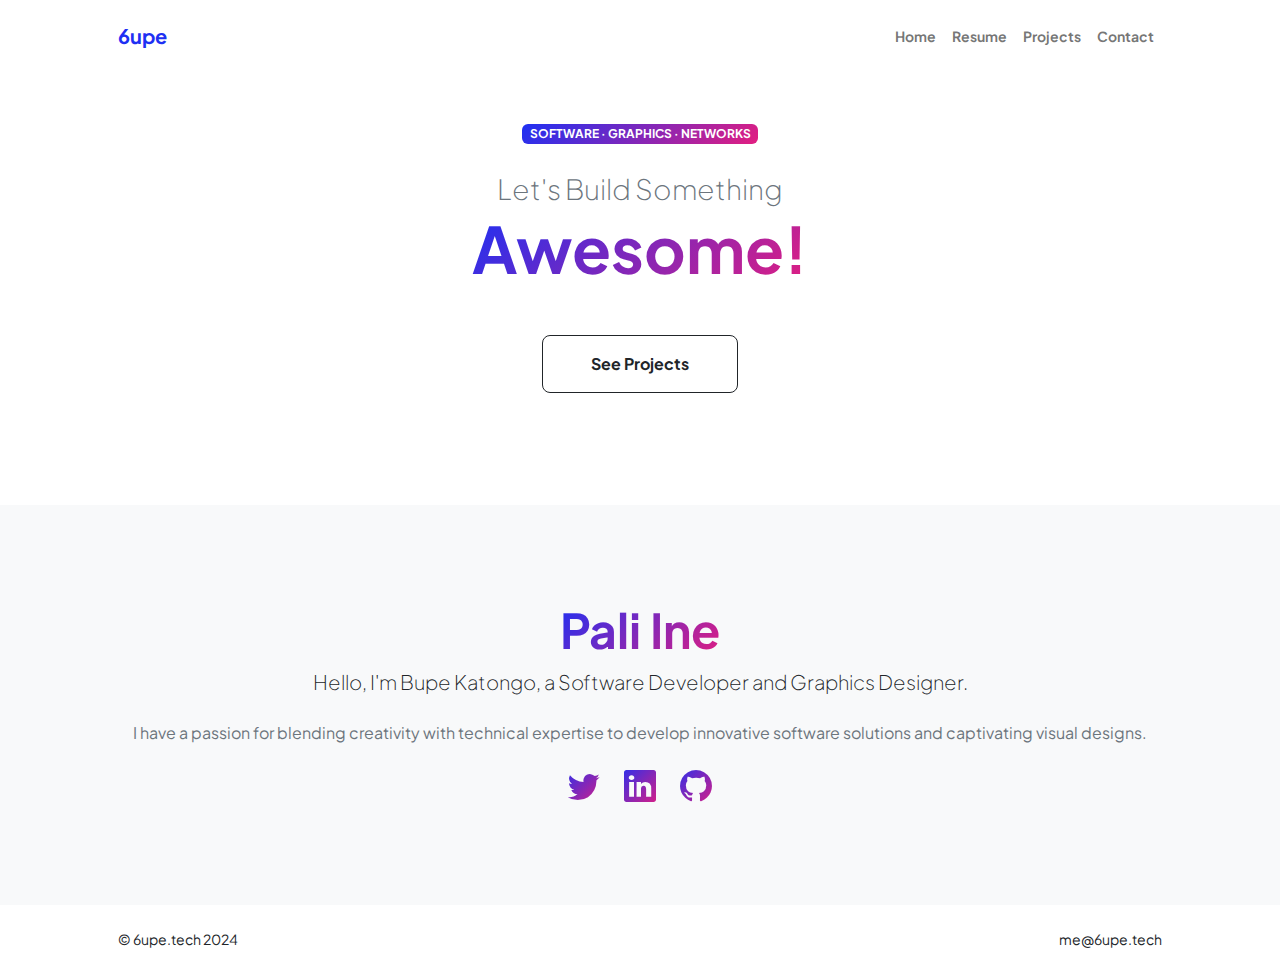
<file: index.html>
<!DOCTYPE html>
<html lang="en">
    <head>
        <meta charset="utf-8" />
        <meta name="viewport" content="width=device-width, initial-scale=1, shrink-to-fit=no" />
        <meta name="description" content="Katongo Bupe - Official Portfolio" />
        <meta name="author" content="" />
        <title>6upe - Official Portfolio</title>
        <!-- Favicon-->
        <link rel="icon" type="image/x-icon" href="assets/favicon.ico" />
        <!-- Custom Google font-->
        <link rel="preconnect" href="https://fonts.googleapis.com" />
        <link rel="preconnect" href="https://fonts.gstatic.com" crossorigin />
        <link href="https://fonts.googleapis.com/css2?family=Plus+Jakarta+Sans:wght@100;200;300;400;500;600;700;800;900&amp;display=swap" rel="stylesheet" />
        <!-- Bootstrap icons-->
        <link href="https://cdn.jsdelivr.net/npm/bootstrap-icons@1.8.1/font/bootstrap-icons.css" rel="stylesheet" />
        <!-- Core theme CSS (includes Bootstrap)-->
        <link href="css/styles.css" rel="stylesheet" />
    </head>
    <body class="d-flex flex-column h-100">
        <main class="flex-shrink-0">
            <!-- Navigation-->
            <nav class="navbar navbar-expand-lg navbar-light bg-white py-3">
                <div class="container px-5">
                    <a class="navbar-brand" href="index.html"><span class="fw-bolder text-primary">6upe</span></a>
                    <button class="navbar-toggler" type="button" data-bs-toggle="collapse" data-bs-target="#navbarSupportedContent" aria-controls="navbarSupportedContent" aria-expanded="false" aria-label="Toggle navigation"><span class="navbar-toggler-icon"></span></button>
                    <div class="collapse navbar-collapse" id="navbarSupportedContent">
                        <ul class="navbar-nav ms-auto mb-2 mb-lg-0 small fw-bolder">
                            <li class="nav-item"><a class="nav-link" href="index.html">Home</a></li>
                            <li class="nav-item"><a class="nav-link" href="#">Resume</a></li>
                            <li class="nav-item"><a class="nav-link" href="#">Projects</a></li>
                            <li class="nav-item"><a class="nav-link" href="#">Contact</a></li>
                        </ul>
                    </div>
                </div>
            </nav>
            <!-- Header-->

            <header class="py-5">
                <div class="container px-5 pb-5">
                    <div class="row gx-5 align-items-center">
                        <div class="col-xxl-5">
                            <!-- Header text content-->
                            <div class="text-center text-xxl-start">
                                <div class="badge bg-gradient-primary-to-secondary text-white mb-4"><div class="text-uppercase">Software &middot; Graphics &middot; Networks</div></div>
                                <div class="fs-3 fw-light text-muted">Let's Build Something</div>
                                <h1 class="display-3 fw-bolder mb-5"><span class="text-gradient d-inline">Awesome!</span></h1> 
                                <div class="d-grid gap-3 d-sm-flex justify-content-sm-center justify-content-xxl-start mb-3">
                                    <a class="btn btn-outline-dark btn-lg px-5 py-3 fs-6 fw-bolder" href="/projects.html">See Projects</a>
                                </div>
                            </div>
                        </div>

                    </div>
                </div>
            </header>
            <!-- About Section-->
            <section class="bg-light py-5">
                <div class="container px-5">
                    <div class="row gx-5 justify-content-center">
                        <div class="col-xxl-8">
                            <div class="text-center my-5">
                                <h2 class="display-5 fw-bolder"><span class="text-gradient d-inline">Pali Ine </span></h2>
                                <p class="lead fw-light mb-4">Hello, I'm Bupe Katongo, a Software Developer and Graphics Designer.</p>
                                <p class="text-muted">I have a passion for blending creativity with technical expertise to develop innovative software solutions and captivating visual designs.</p>
                                <div class="d-flex justify-content-center fs-2 gap-4">
                                    <a class="text-gradient" href="#!"><i class="bi bi-twitter"></i></a>
                                    <a class="text-gradient" href="#!"><i class="bi bi-linkedin"></i></a>
                                    <a class="text-gradient" href="#!"><i class="bi bi-github"></i></a>
                                </div>
                            </div>
                        </div>
                    </div>
                </div>
            </section>
        </main>
        <!-- Footer-->
        <footer class="bg-white py-4 mt-auto">
            <div class="container px-5">
                <div class="row align-items-center justify-content-between flex-column flex-sm-row">
                    <div class="col-auto"><div class="small m-0">&copy; 6upe.tech 2024</div></div>
                    <div class="col-auto"><div class="small m-0">me@6upe.tech</div></div>
                </div>
            </div>
        </footer>
        <!-- Bootstrap core JS-->
        <script src="https://cdn.jsdelivr.net/npm/bootstrap@5.2.3/dist/js/bootstrap.bundle.min.js"></script>
        <!-- Core theme JS-->
        <script src="js/scripts.js"></script>
    </body>
</html>
</file>
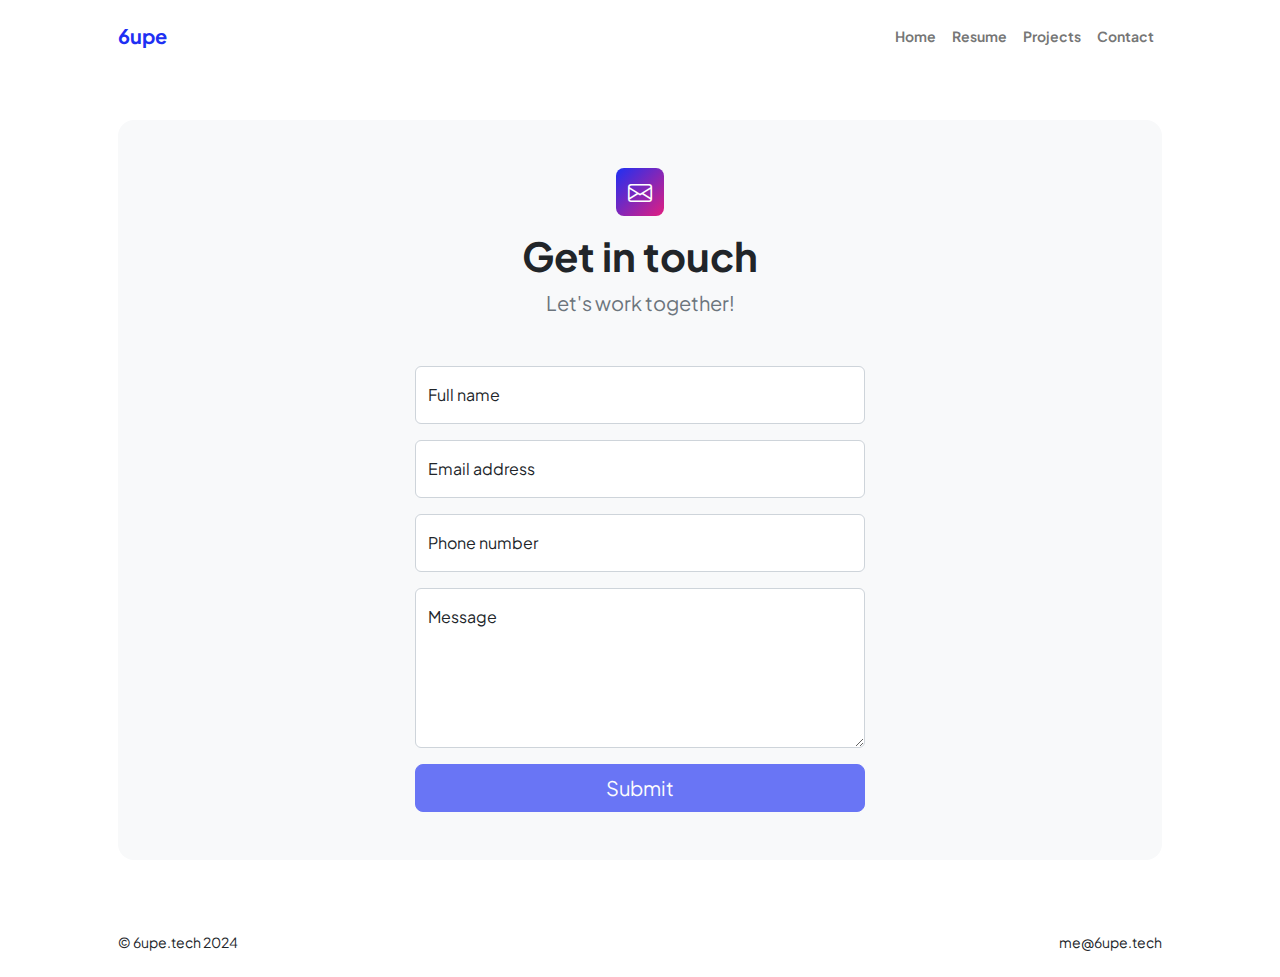
<file: contact.html>
<!DOCTYPE html>
<html lang="en">
    <head>
        <meta charset="utf-8" />
        <meta name="viewport" content="width=device-width, initial-scale=1, shrink-to-fit=no" />
        <meta name="description" content="Katongo Bupe - Official Portfolio" />
        <meta name="author" content="" />
        <title>6upe - Projects</title>
        <!-- Favicon-->
        <link rel="icon" type="image/x-icon" href="assets/favicon.ico" />
        <!-- Custom Google font-->
        <link rel="preconnect" href="https://fonts.googleapis.com" />
        <link rel="preconnect" href="https://fonts.gstatic.com" crossorigin />
        <link href="https://fonts.googleapis.com/css2?family=Plus+Jakarta+Sans:wght@100;200;300;400;500;600;700;800;900&amp;display=swap" rel="stylesheet" />
        <!-- Bootstrap icons-->
        <link href="https://cdn.jsdelivr.net/npm/bootstrap-icons@1.8.1/font/bootstrap-icons.css" rel="stylesheet" />
        <!-- Core theme CSS (includes Bootstrap)-->
        <link href="css/styles.css" rel="stylesheet" />
    </head>
    <body class="d-flex flex-column h-100">
        <main class="flex-shrink-0">
            <!-- Navigation-->
            <nav class="navbar navbar-expand-lg navbar-light bg-white py-3">
                <div class="container px-5">
                    <a class="navbar-brand" href="index.html"><span class="fw-bolder text-primary">6upe</span></a>
                    <button class="navbar-toggler" type="button" data-bs-toggle="collapse" data-bs-target="#navbarSupportedContent" aria-controls="navbarSupportedContent" aria-expanded="false" aria-label="Toggle navigation"><span class="navbar-toggler-icon"></span></button>
                    <div class="collapse navbar-collapse" id="navbarSupportedContent">
                        <ul class="navbar-nav ms-auto mb-2 mb-lg-0 small fw-bolder">
                            <li class="nav-item"><a class="nav-link" href="index.html">Home</a></li>
                            <li class="nav-item"><a class="nav-link" href="#">Resume</a></li>
                            <li class="nav-item"><a class="nav-link" href="#">Projects</a></li>
                            <li class="nav-item"><a class="nav-link" href="#">Contact</a></li>
                        </ul>
                    </div>
                </div>
            </nav>
            <!-- Header-->
            <!-- Page content-->
            <section class="py-5">
                <div class="container px-5">
                    <!-- Contact form-->
                    <div class="bg-light rounded-4 py-5 px-4 px-md-5">
                        <div class="text-center mb-5">
                            <div class="feature bg-primary bg-gradient-primary-to-secondary text-white rounded-3 mb-3"><i class="bi bi-envelope"></i></div>
                            <h1 class="fw-bolder">Get in touch</h1>
                            <p class="lead fw-normal text-muted mb-0">Let's work together!</p>
                        </div>
                        <div class="row gx-5 justify-content-center">
                            <div class="col-lg-8 col-xl-6">
                                <!-- * * * * * * * * * * * * * * *-->
                                <!-- * * SB Forms Contact Form * *-->
                                <!-- * * * * * * * * * * * * * * *-->
                                <!-- This form is pre-integrated with SB Forms.-->
                                <!-- To make this form functional, sign up at-->
                                <!-- https://startbootstrap.com/solution/contact-forms-->
                                <!-- to get an API token!-->
                                <form id="contactForm" data-sb-form-api-token="API_TOKEN">
                                    <!-- Name input-->
                                    <div class="form-floating mb-3">
                                        <input class="form-control" id="name" type="text" placeholder="Enter your name..." data-sb-validations="required" />
                                        <label for="name">Full name</label>
                                        <div class="invalid-feedback" data-sb-feedback="name:required">A name is required.</div>
                                    </div>
                                    <!-- Email address input-->
                                    <div class="form-floating mb-3">
                                        <input class="form-control" id="email" type="email" placeholder="name@example.com" data-sb-validations="required,email" />
                                        <label for="email">Email address</label>
                                        <div class="invalid-feedback" data-sb-feedback="email:required">An email is required.</div>
                                        <div class="invalid-feedback" data-sb-feedback="email:email">Email is not valid.</div>
                                    </div>
                                    <!-- Phone number input-->
                                    <div class="form-floating mb-3">
                                        <input class="form-control" id="phone" type="tel" placeholder="(123) 456-7890" data-sb-validations="required" />
                                        <label for="phone">Phone number</label>
                                        <div class="invalid-feedback" data-sb-feedback="phone:required">A phone number is required.</div>
                                    </div>
                                    <!-- Message input-->
                                    <div class="form-floating mb-3">
                                        <textarea class="form-control" id="message" type="text" placeholder="Enter your message here..." style="height: 10rem" data-sb-validations="required"></textarea>
                                        <label for="message">Message</label>
                                        <div class="invalid-feedback" data-sb-feedback="message:required">A message is required.</div>
                                    </div>
                                    <!-- Submit success message-->
                                    <!---->
                                    <!-- This is what your users will see when the form-->
                                    <!-- has successfully submitted-->
                                    <div class="d-none" id="submitSuccessMessage">
                                        <div class="text-center mb-3">
                                            <div class="fw-bolder">Form submission successful!</div>
                                            To activate this form, sign up at
                                            <br />
                                            <a href="https://startbootstrap.com/solution/contact-forms">https://startbootstrap.com/solution/contact-forms</a>
                                        </div>
                                    </div>
                                    <!-- Submit error message-->
                                    <!---->
                                    <!-- This is what your users will see when there is-->
                                    <!-- an error submitting the form-->
                                    <div class="d-none" id="submitErrorMessage"><div class="text-center text-danger mb-3">Error sending message!</div></div>
                                    <!-- Submit Button-->
                                    <div class="d-grid"><button class="btn btn-primary btn-lg disabled" id="submitButton" type="submit">Submit</button></div>
                                </form>
                            </div>
                        </div>
                    </div>
                </div>
            </section>
        </main>
        <!-- Footer-->
        <footer class="bg-white py-4 mt-auto">
            <div class="container px-5">
                <div class="row align-items-center justify-content-between flex-column flex-sm-row">
                    <div class="col-auto"><div class="small m-0">&copy; 6upe.tech 2024</div></div>
                    <div class="col-auto"><div class="small m-0">me@6upe.tech</div></div>
                </div>
            </div>
        </footer>
        <!-- Bootstrap core JS-->
        <script src="https://cdn.jsdelivr.net/npm/bootstrap@5.2.3/dist/js/bootstrap.bundle.min.js"></script>
        <!-- Core theme JS-->
        <script src="js/scripts.js"></script>
        <!-- * * * * * * * * * * * * * * * * * * * * * * * * * * * * * * * * * * * * * * * *-->
        <!-- * *                               SB Forms JS                               * *-->
        <!-- * * Activate your form at https://startbootstrap.com/solution/contact-forms * *-->
        <!-- * * * * * * * * * * * * * * * * * * * * * * * * * * * * * * * * * * * * * * * *-->
        <script src="https://cdn.startbootstrap.com/sb-forms-latest.js"></script>
    </body>
</html>
</file>
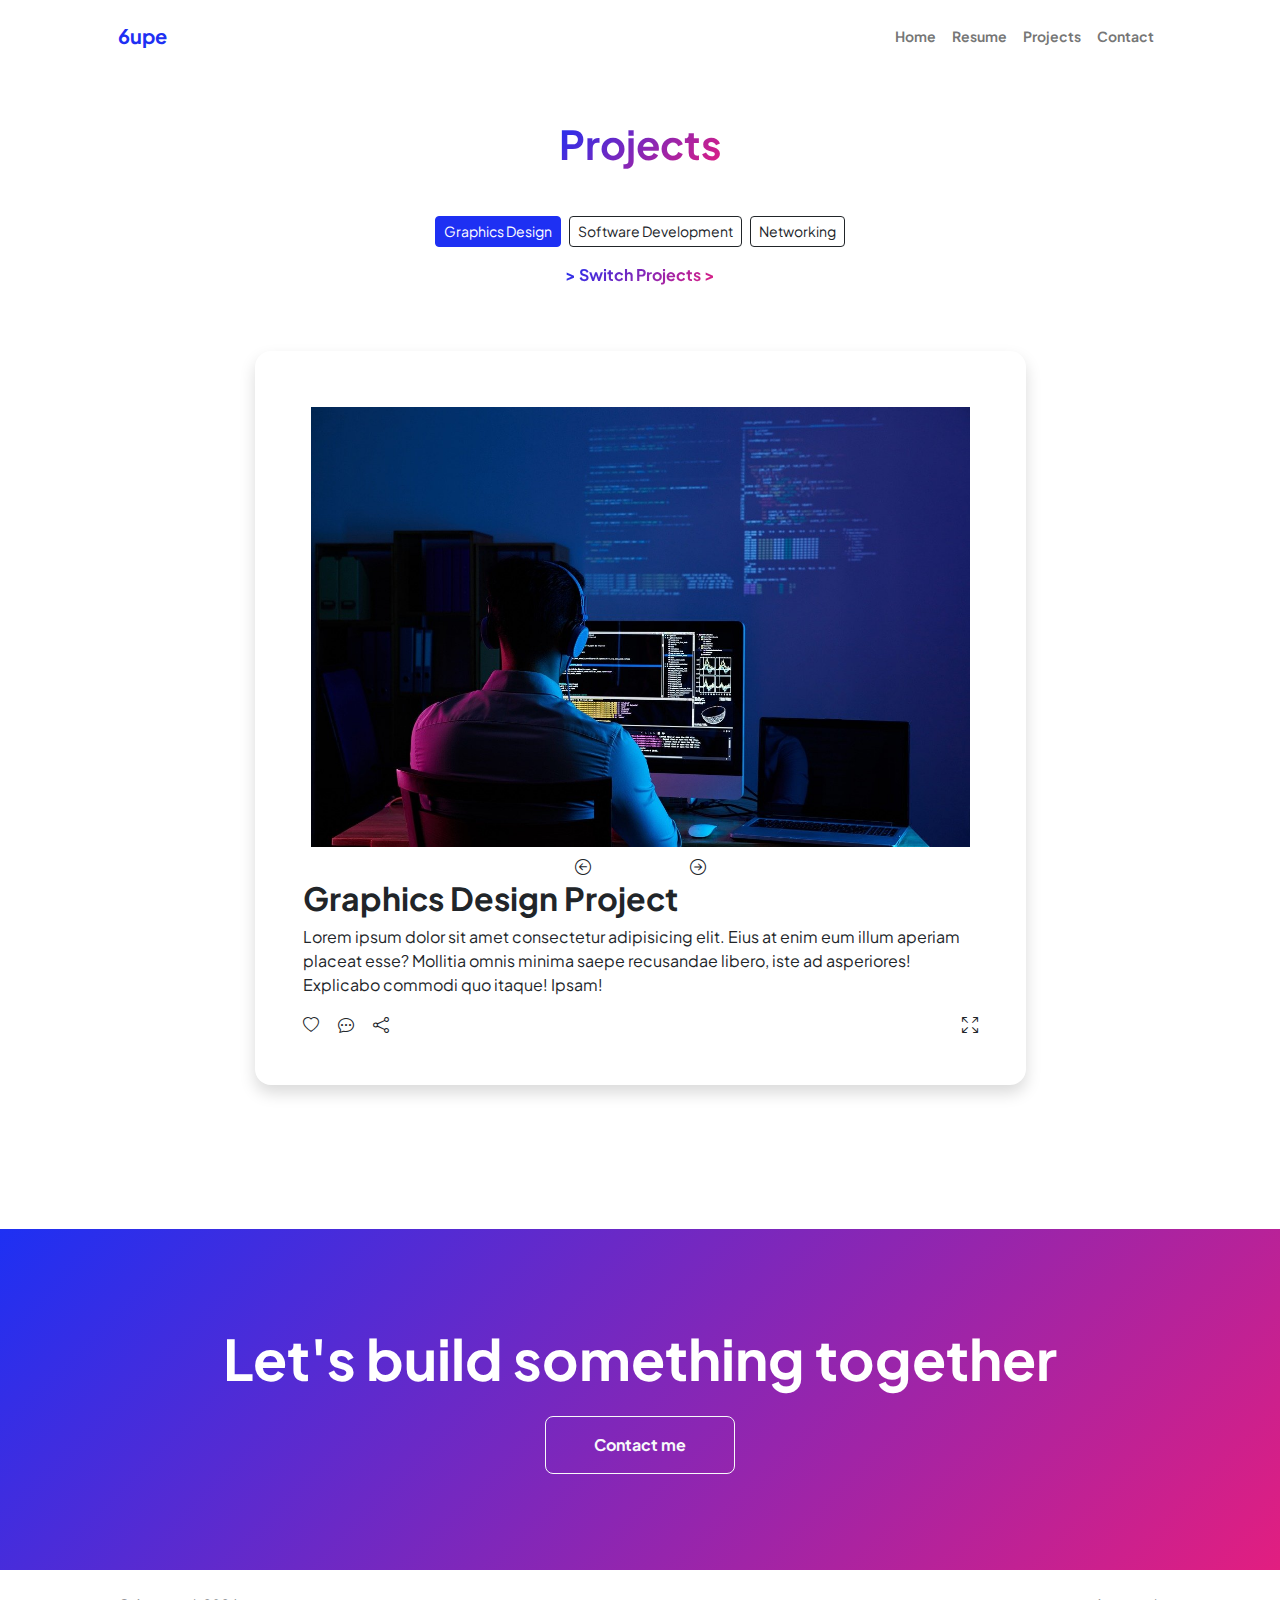
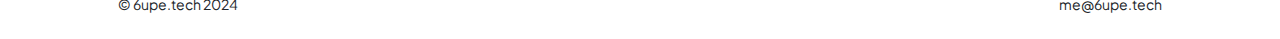
<file: projects.html>
<!DOCTYPE html>
<html lang="en">
    <head>
        <meta charset="utf-8" />
        <meta name="viewport" content="width=device-width, initial-scale=1, shrink-to-fit=no" />
        <meta name="description" content="Katongo Bupe - Official Portfolio" />
        <meta name="author" content="" />
        <title>6upe - Projects</title>
        <!-- Favicon-->
        <link rel="icon" type="image/x-icon" href="assets/favicon.ico" />
        <!-- Custom Google font-->
        <link rel="preconnect" href="https://fonts.googleapis.com" />
        <link rel="preconnect" href="https://fonts.gstatic.com" crossorigin />
        <link href="https://fonts.googleapis.com/css2?family=Plus+Jakarta+Sans:wght@100;200;300;400;500;600;700;800;900&amp;display=swap" rel="stylesheet" />
        <!-- Bootstrap icons-->
        <link href="https://cdn.jsdelivr.net/npm/bootstrap-icons@1.8.1/font/bootstrap-icons.css" rel="stylesheet" />
        <!-- Core theme CSS (includes Bootstrap)-->
        <link href="css/styles.css" rel="stylesheet" />
    </head>
    <body class="d-flex flex-column h-100">
        <main class="flex-shrink-0">
            <!-- Navigation-->
            <nav class="navbar navbar-expand-lg navbar-light bg-white py-3">
                <div class="container px-5">
                    <a class="navbar-brand" href="index.html"><span class="fw-bolder text-primary">6upe</span></a>
                    <button class="navbar-toggler" type="button" data-bs-toggle="collapse" data-bs-target="#navbarSupportedContent" aria-controls="navbarSupportedContent" aria-expanded="false" aria-label="Toggle navigation"><span class="navbar-toggler-icon"></span></button>
                    <div class="collapse navbar-collapse" id="navbarSupportedContent">
                        <ul class="navbar-nav ms-auto mb-2 mb-lg-0 small fw-bolder">
                            <li class="nav-item"><a class="nav-link" href="index.html">Home</a></li>
                            <li class="nav-item"><a class="nav-link" href="#">Resume</a></li>
                            <li class="nav-item"><a class="nav-link" href="#">Projects</a></li>
                            <li class="nav-item"><a class="nav-link" href="#">Contact</a></li>
                        </ul>
                    </div>
                </div>
            </nav>
  
            <!-- Projects Section-->
            <section class="py-5">
                <div class="container px-5 mb-5">
                    <h1 class=" text-center fw-bolder mb-0"><span class="text-gradient d-inline">Projects</span></h1>
                    <div class="text-center m-5 sticky-top">
                        
                        <div class="d-flex justify-content-center mt-5 mb-0">
                            <a class="btn btn-primary btn-sm" href="#" id="btnGraphics">Graphics Design</a>
                            <a class="btn btn-outline-dark btn-sm mx-2" href="#" id="btnSoftware">Software Development</a>
                            <a class="btn btn-outline-dark btn-sm" href="#" id="btnNetworking">Networking</a>
                        </div>
                        <p class="text-dark mt-3 bounce text-gradient fw-bolder">
                            > Switch Projects >
                        </p>
                    </div>
                    <div class="row gx-5 justify-content-center">
                        <div class="col-lg-11 col-xl-9 col-xxl-8" id="Graphics">
                            <div class="card overflow-hidden shadow rounded-4 border-0 mb-5">
                                <div class="card-body p-0">
                                    <div class="d-flex align-items-center">
                                        <div class="p-5">
                                            <div class="img-container">
                                                <img class="img-fluid w-100 p-2" id="graphicsImage" src="./assets/demo.jpg" alt="..." />
                                            </div>
                                            
                                            <div class="w-100 justify-content-center">
                                                <div class="text-center">
                                                    <i id="prevGraphics" class="bi bi-arrow-left-circle"></i>
                                                    <i class="mx-5"></i>
                                                    <i id="nextGraphics" class="bi bi-arrow-right-circle"></i>
                                                </div>
                                            </div>
                                            <h2 class="fw-bolder">Graphics Design Project</h2>
                                            <p>Lorem ipsum dolor sit amet consectetur adipisicing elit. Eius at enim eum illum aperiam placeat esse? Mollitia omnis minima saepe recusandae libero, iste ad asperiores! Explicabo commodi quo itaque! Ipsam!</p>
                                            <div class="d-flex justify-content-between">
                                                <div class="">
                                                    <i class="bi bi-heart"></i>
                                                    <i class="bi bi-chat-dots mx-3"></i>
                                                    <i class="bi bi-share"></i>
                                                </div>

                                                <div class="">
                                                    <i class="bi bi-arrows-fullscreen"></i>
                                                </div>

                                            </div>
                                    
                                        </div>
                                    </div>
                                </div>
                            </div>
                        </div>
                        <div class="col-lg-11 col-xl-9 col-xxl-8 hidden" id="Software">
                            <div class="card overflow-hidden shadow rounded-4 border-0 mb-5">
                                <div class="card-body p-0">
                                    <div class="d-flex align-items-center">
                                        <div class="p-5">
                                            <img class="img-fluid w-100 p-2" src="./assets/demo.jpg" alt="..." />
                                            <h2 class="fw-bolder">Software Development Project</h2>
                                            <p>Lorem ipsum dolor sit amet consectetur adipisicing elit. Eius at enim eum illum aperiam placeat esse? Mollitia omnis minima saepe recusandae libero, iste ad asperiores! Explicabo commodi quo itaque! Ipsam!</p>
                                        </div>
                                    </div>
                                </div>
                            </div>
                        </div>
                        <div class="col-lg-11 col-xl-9 col-xxl-8 hidden" id="Networking">
                            <div class="card overflow-hidden shadow rounded-4 border-0 mb-5">
                                <div class="card-body p-0">
                                    <div class="d-flex align-items-center">
                                        <div class="p-5">
                                            <img class="img-fluid w-100 p-2" src="./assets/demo.jpg" alt="..." />
                                            <h2 class="fw-bolder">Networking Project</h2>
                                            <p>Lorem ipsum dolor sit amet consectetur adipisicing elit. Eius at enim eum illum aperiam placeat esse? Mollitia omnis minima saepe recusandae libero, iste ad asperiores! Explicabo commodi quo itaque! Ipsam!</p>
                                        </div>
                                    </div>
                                </div>
                            </div>
                        </div>
                    </div>
                </div>
            </section>
            <!-- Call to action section-->
            <section class="py-5 bg-gradient-primary-to-secondary text-white">
                <div class="container px-5 my-5">
                    <div class="text-center">
                        <h2 class="display-4 fw-bolder mb-4">Let's build something together</h2>
                        <a class="btn btn-outline-light btn-lg px-5 py-3 fs-6 fw-bolder" href="contact.html">Contact me</a>
                    </div>
                </div>
            </section>
        </main>
         <!-- Footer-->
         <footer class="bg-white py-4 mt-auto">
            <div class="container px-5">
                <div class="row align-items-center justify-content-between flex-column flex-sm-row">
                    <div class="col-auto"><div class="small m-0">&copy; 6upe.tech 2024</div></div>
                    <div class="col-auto"><div class="small m-0">me@6upe.tech</div></div>
                </div>
            </div>
        </footer>

        <!-- Bootstrap core JS-->
        <script src="https://cdn.jsdelivr.net/npm/bootstrap@5.2.3/dist/js/bootstrap.bundle.min.js"></script>
        <script src="https://code.jquery.com/jquery-3.5.1.slim.min.js"></script>
        <script src="https://cdn.jsdelivr.net/npm/@popperjs/core@2.5.4/dist/umd/popper.min.js"></script>
        <!-- <script src="https://stackpath.bootstrapcdn.com/bootstrap/4.5.2/js/bootstrap.min.js"></script> -->
    
        <!-- Core theme JS-->
        <script src="js/scripts.js"></script>
    </body>
</html>
</file>
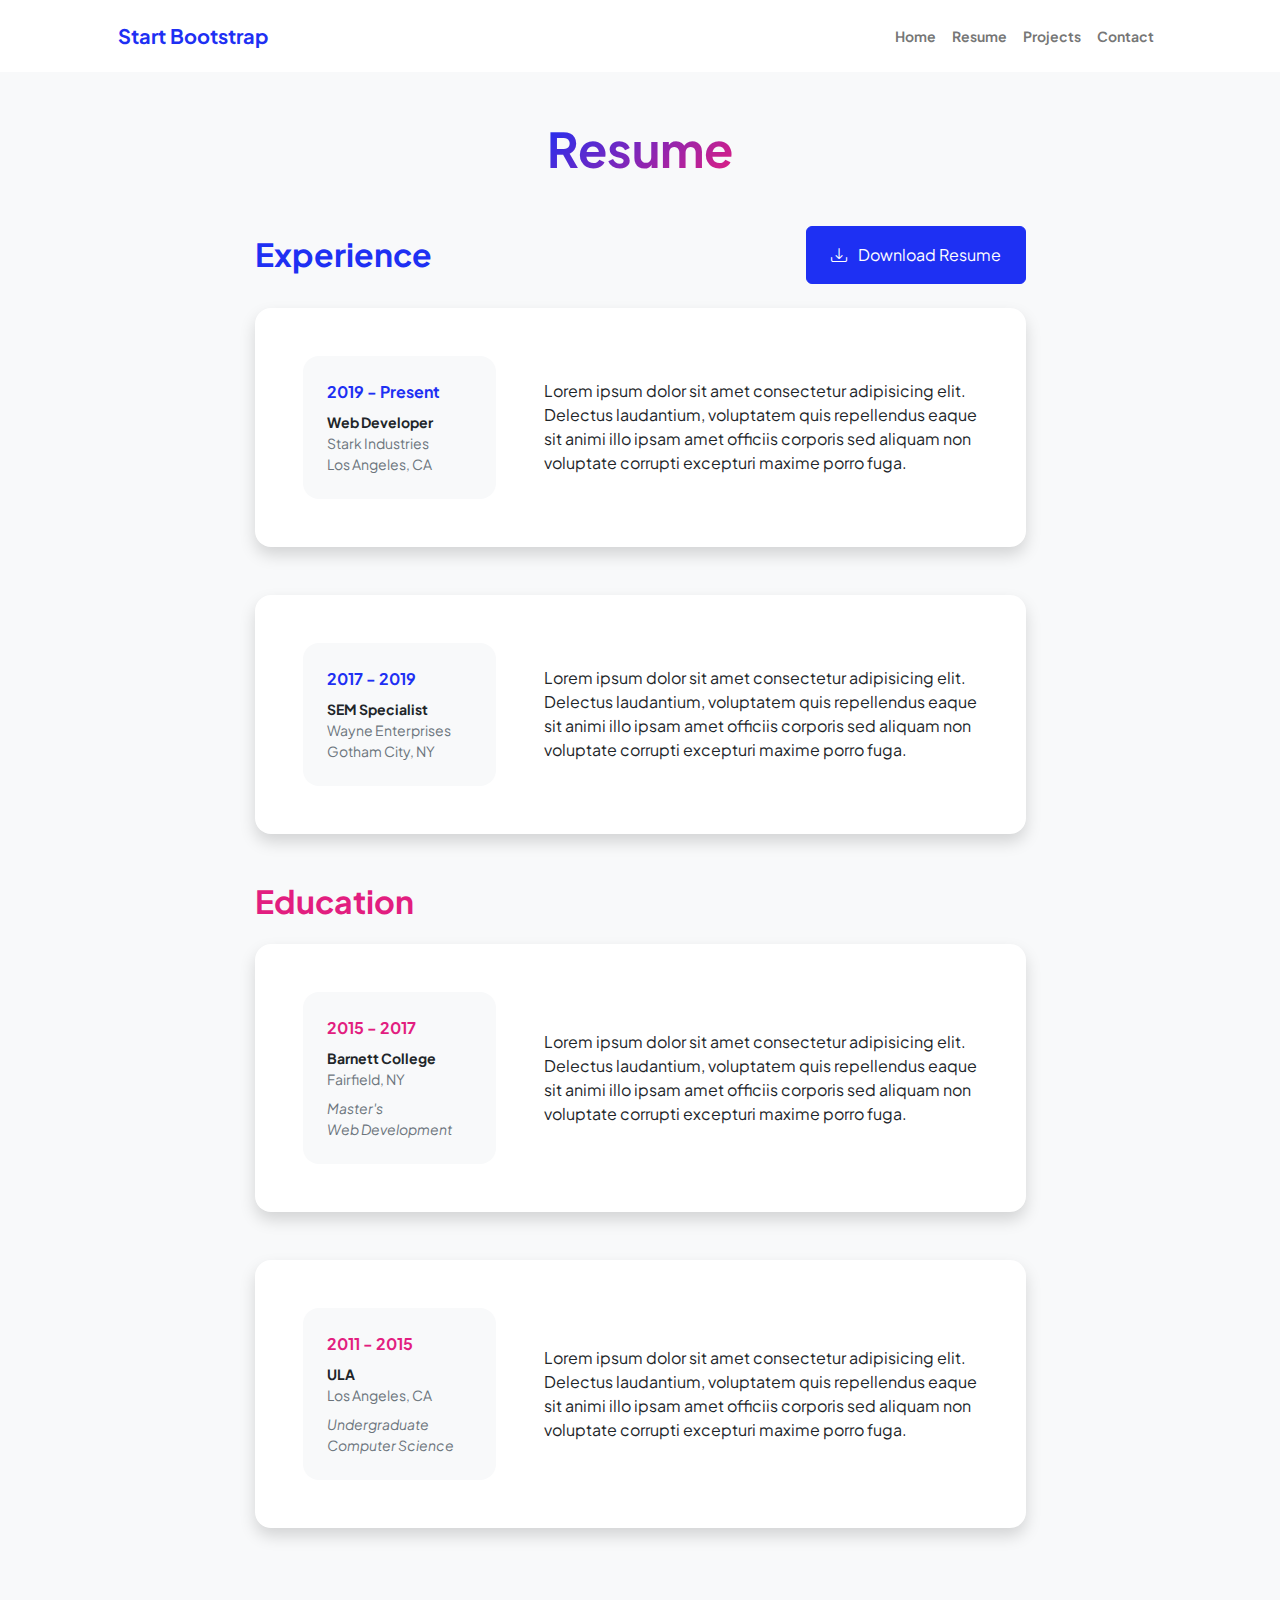
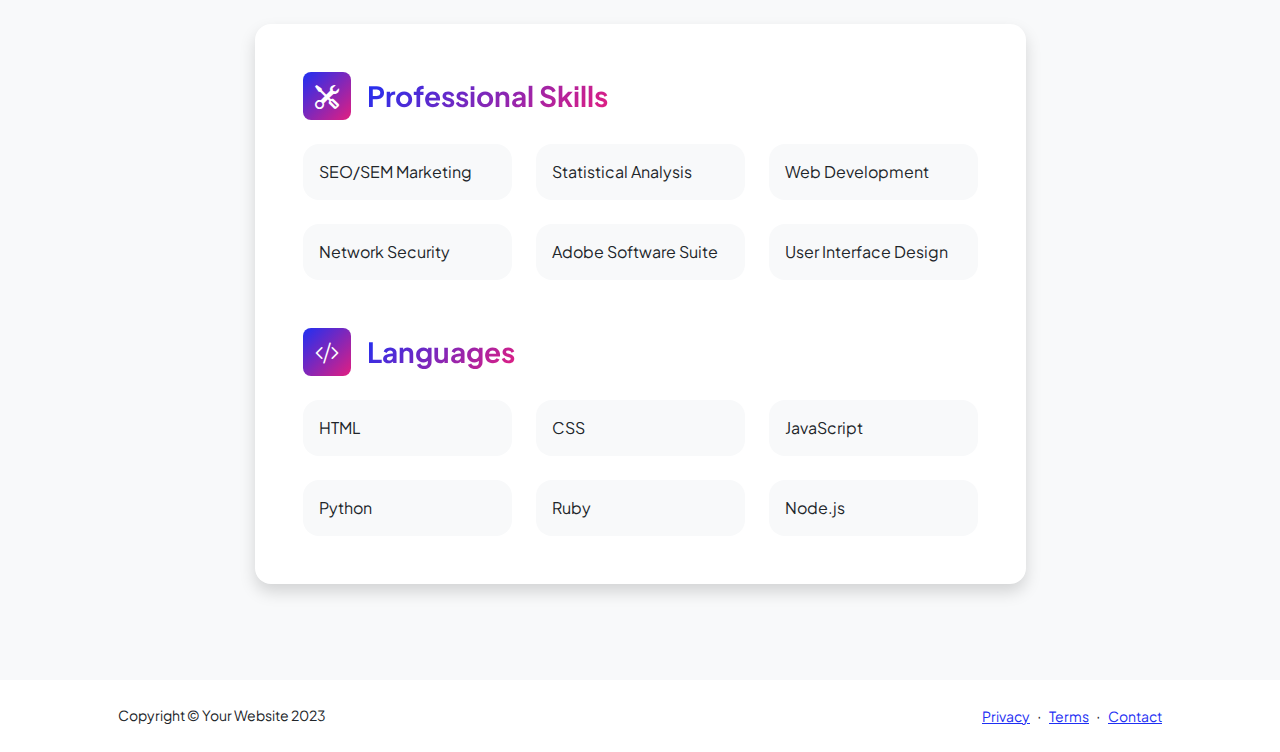
<file: resume.html>
<!DOCTYPE html>
<html lang="en">
    <head>
        <meta charset="utf-8" />
        <meta name="viewport" content="width=device-width, initial-scale=1, shrink-to-fit=no" />
        <meta name="description" content="" />
        <meta name="author" content="" />
        <title>Personal - Start Bootstrap Template</title>
        <!-- Favicon-->
        <link rel="icon" type="image/x-icon" href="assets/favicon.ico" />
        <!-- Custom Google font-->
        <link rel="preconnect" href="https://fonts.googleapis.com" />
        <link rel="preconnect" href="https://fonts.gstatic.com" crossorigin />
        <link href="https://fonts.googleapis.com/css2?family=Plus+Jakarta+Sans:wght@100;200;300;400;500;600;700;800;900&amp;display=swap" rel="stylesheet" />
        <!-- Bootstrap icons-->
        <link href="https://cdn.jsdelivr.net/npm/bootstrap-icons@1.8.1/font/bootstrap-icons.css" rel="stylesheet" />
        <!-- Core theme CSS (includes Bootstrap)-->
        <link href="css/styles.css" rel="stylesheet" />
    </head>
    <body class="d-flex flex-column h-100 bg-light">
        <main class="flex-shrink-0">
            <!-- Navigation-->
            <nav class="navbar navbar-expand-lg navbar-light bg-white py-3">
                <div class="container px-5">
                    <a class="navbar-brand" href="index.html"><span class="fw-bolder text-primary">Start Bootstrap</span></a>
                    <button class="navbar-toggler" type="button" data-bs-toggle="collapse" data-bs-target="#navbarSupportedContent" aria-controls="navbarSupportedContent" aria-expanded="false" aria-label="Toggle navigation"><span class="navbar-toggler-icon"></span></button>
                    <div class="collapse navbar-collapse" id="navbarSupportedContent">
                        <ul class="navbar-nav ms-auto mb-2 mb-lg-0 small fw-bolder">
                            <li class="nav-item"><a class="nav-link" href="index.html">Home</a></li>
                            <li class="nav-item"><a class="nav-link" href="resume.html">Resume</a></li>
                            <li class="nav-item"><a class="nav-link" href="projects.html">Projects</a></li>
                            <li class="nav-item"><a class="nav-link" href="contact.html">Contact</a></li>
                        </ul>
                    </div>
                </div>
            </nav>
            <!-- Page Content-->
            <div class="container px-5 my-5">
                <div class="text-center mb-5">
                    <h1 class="display-5 fw-bolder mb-0"><span class="text-gradient d-inline">Resume</span></h1>
                </div>
                <div class="row gx-5 justify-content-center">
                    <div class="col-lg-11 col-xl-9 col-xxl-8">
                        <!-- Experience Section-->
                        <section>
                            <div class="d-flex align-items-center justify-content-between mb-4">
                                <h2 class="text-primary fw-bolder mb-0">Experience</h2>
                                <!-- Download resume button-->
                                <!-- Note: Set the link href target to a PDF file within your project-->
                                <a class="btn btn-primary px-4 py-3" href="#!">
                                    <div class="d-inline-block bi bi-download me-2"></div>
                                    Download Resume
                                </a>
                            </div>
                            <!-- Experience Card 1-->
                            <div class="card shadow border-0 rounded-4 mb-5">
                                <div class="card-body p-5">
                                    <div class="row align-items-center gx-5">
                                        <div class="col text-center text-lg-start mb-4 mb-lg-0">
                                            <div class="bg-light p-4 rounded-4">
                                                <div class="text-primary fw-bolder mb-2">2019 - Present</div>
                                                <div class="small fw-bolder">Web Developer</div>
                                                <div class="small text-muted">Stark Industries</div>
                                                <div class="small text-muted">Los Angeles, CA</div>
                                            </div>
                                        </div>
                                        <div class="col-lg-8"><div>Lorem ipsum dolor sit amet consectetur adipisicing elit. Delectus laudantium, voluptatem quis repellendus eaque sit animi illo ipsam amet officiis corporis sed aliquam non voluptate corrupti excepturi maxime porro fuga.</div></div>
                                    </div>
                                </div>
                            </div>
                            <!-- Experience Card 2-->
                            <div class="card shadow border-0 rounded-4 mb-5">
                                <div class="card-body p-5">
                                    <div class="row align-items-center gx-5">
                                        <div class="col text-center text-lg-start mb-4 mb-lg-0">
                                            <div class="bg-light p-4 rounded-4">
                                                <div class="text-primary fw-bolder mb-2">2017 - 2019</div>
                                                <div class="small fw-bolder">SEM Specialist</div>
                                                <div class="small text-muted">Wayne Enterprises</div>
                                                <div class="small text-muted">Gotham City, NY</div>
                                            </div>
                                        </div>
                                        <div class="col-lg-8"><div>Lorem ipsum dolor sit amet consectetur adipisicing elit. Delectus laudantium, voluptatem quis repellendus eaque sit animi illo ipsam amet officiis corporis sed aliquam non voluptate corrupti excepturi maxime porro fuga.</div></div>
                                    </div>
                                </div>
                            </div>
                        </section>
                        <!-- Education Section-->
                        <section>
                            <h2 class="text-secondary fw-bolder mb-4">Education</h2>
                            <!-- Education Card 1-->
                            <div class="card shadow border-0 rounded-4 mb-5">
                                <div class="card-body p-5">
                                    <div class="row align-items-center gx-5">
                                        <div class="col text-center text-lg-start mb-4 mb-lg-0">
                                            <div class="bg-light p-4 rounded-4">
                                                <div class="text-secondary fw-bolder mb-2">2015 - 2017</div>
                                                <div class="mb-2">
                                                    <div class="small fw-bolder">Barnett College</div>
                                                    <div class="small text-muted">Fairfield, NY</div>
                                                </div>
                                                <div class="fst-italic">
                                                    <div class="small text-muted">Master's</div>
                                                    <div class="small text-muted">Web Development</div>
                                                </div>
                                            </div>
                                        </div>
                                        <div class="col-lg-8"><div>Lorem ipsum dolor sit amet consectetur adipisicing elit. Delectus laudantium, voluptatem quis repellendus eaque sit animi illo ipsam amet officiis corporis sed aliquam non voluptate corrupti excepturi maxime porro fuga.</div></div>
                                    </div>
                                </div>
                            </div>
                            <!-- Education Card 2-->
                            <div class="card shadow border-0 rounded-4 mb-5">
                                <div class="card-body p-5">
                                    <div class="row align-items-center gx-5">
                                        <div class="col text-center text-lg-start mb-4 mb-lg-0">
                                            <div class="bg-light p-4 rounded-4">
                                                <div class="text-secondary fw-bolder mb-2">2011 - 2015</div>
                                                <div class="mb-2">
                                                    <div class="small fw-bolder">ULA</div>
                                                    <div class="small text-muted">Los Angeles, CA</div>
                                                </div>
                                                <div class="fst-italic">
                                                    <div class="small text-muted">Undergraduate</div>
                                                    <div class="small text-muted">Computer Science</div>
                                                </div>
                                            </div>
                                        </div>
                                        <div class="col-lg-8"><div>Lorem ipsum dolor sit amet consectetur adipisicing elit. Delectus laudantium, voluptatem quis repellendus eaque sit animi illo ipsam amet officiis corporis sed aliquam non voluptate corrupti excepturi maxime porro fuga.</div></div>
                                    </div>
                                </div>
                            </div>
                        </section>
                        <!-- Divider-->
                        <div class="pb-5"></div>
                        <!-- Skills Section-->
                        <section>
                            <!-- Skillset Card-->
                            <div class="card shadow border-0 rounded-4 mb-5">
                                <div class="card-body p-5">
                                    <!-- Professional skills list-->
                                    <div class="mb-5">
                                        <div class="d-flex align-items-center mb-4">
                                            <div class="feature bg-primary bg-gradient-primary-to-secondary text-white rounded-3 me-3"><i class="bi bi-tools"></i></div>
                                            <h3 class="fw-bolder mb-0"><span class="text-gradient d-inline">Professional Skills</span></h3>
                                        </div>
                                        <div class="row row-cols-1 row-cols-md-3 mb-4">
                                            <div class="col mb-4 mb-md-0"><div class="d-flex align-items-center bg-light rounded-4 p-3 h-100">SEO/SEM Marketing</div></div>
                                            <div class="col mb-4 mb-md-0"><div class="d-flex align-items-center bg-light rounded-4 p-3 h-100">Statistical Analysis</div></div>
                                            <div class="col"><div class="d-flex align-items-center bg-light rounded-4 p-3 h-100">Web Development</div></div>
                                        </div>
                                        <div class="row row-cols-1 row-cols-md-3">
                                            <div class="col mb-4 mb-md-0"><div class="d-flex align-items-center bg-light rounded-4 p-3 h-100">Network Security</div></div>
                                            <div class="col mb-4 mb-md-0"><div class="d-flex align-items-center bg-light rounded-4 p-3 h-100">Adobe Software Suite</div></div>
                                            <div class="col"><div class="d-flex align-items-center bg-light rounded-4 p-3 h-100">User Interface Design</div></div>
                                        </div>
                                    </div>
                                    <!-- Languages list-->
                                    <div class="mb-0">
                                        <div class="d-flex align-items-center mb-4">
                                            <div class="feature bg-primary bg-gradient-primary-to-secondary text-white rounded-3 me-3"><i class="bi bi-code-slash"></i></div>
                                            <h3 class="fw-bolder mb-0"><span class="text-gradient d-inline">Languages</span></h3>
                                        </div>
                                        <div class="row row-cols-1 row-cols-md-3 mb-4">
                                            <div class="col mb-4 mb-md-0"><div class="d-flex align-items-center bg-light rounded-4 p-3 h-100">HTML</div></div>
                                            <div class="col mb-4 mb-md-0"><div class="d-flex align-items-center bg-light rounded-4 p-3 h-100">CSS</div></div>
                                            <div class="col"><div class="d-flex align-items-center bg-light rounded-4 p-3 h-100">JavaScript</div></div>
                                        </div>
                                        <div class="row row-cols-1 row-cols-md-3">
                                            <div class="col mb-4 mb-md-0"><div class="d-flex align-items-center bg-light rounded-4 p-3 h-100">Python</div></div>
                                            <div class="col mb-4 mb-md-0"><div class="d-flex align-items-center bg-light rounded-4 p-3 h-100">Ruby</div></div>
                                            <div class="col"><div class="d-flex align-items-center bg-light rounded-4 p-3 h-100">Node.js</div></div>
                                        </div>
                                    </div>
                                </div>
                            </div>
                        </section>
                    </div>
                </div>
            </div>
        </main>
        <!-- Footer-->
        <footer class="bg-white py-4 mt-auto">
            <div class="container px-5">
                <div class="row align-items-center justify-content-between flex-column flex-sm-row">
                    <div class="col-auto"><div class="small m-0">Copyright &copy; Your Website 2023</div></div>
                    <div class="col-auto">
                        <a class="small" href="#!">Privacy</a>
                        <span class="mx-1">&middot;</span>
                        <a class="small" href="#!">Terms</a>
                        <span class="mx-1">&middot;</span>
                        <a class="small" href="#!">Contact</a>
                    </div>
                </div>
            </div>
        </footer>
        <!-- Bootstrap core JS-->
        <script src="https://cdn.jsdelivr.net/npm/bootstrap@5.2.3/dist/js/bootstrap.bundle.min.js"></script>
        <!-- Core theme JS-->
        <script src="js/scripts.js"></script>
    </body>
</html>
</file>
